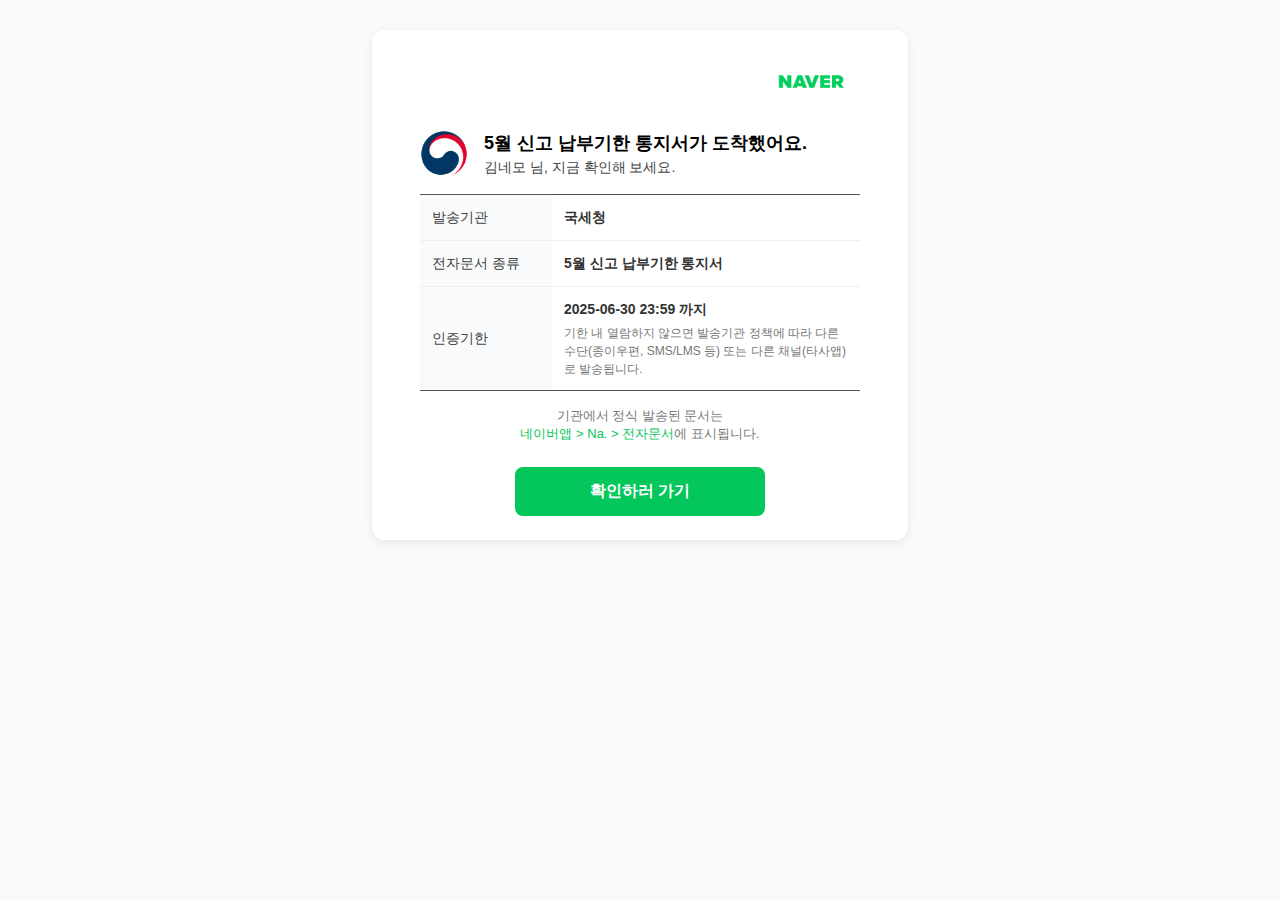
<file: index.html>
<!DOCTYPE html>
<html lang="ko">
<head>
  <meta charset="UTF-8" />
  <meta name="viewport" content="width=device-width, initial-scale=1" />
  <!-- <meta property="og:image" content="https://s.pstatic.net/static/www/mobile/edit/2016/0705/mobile_212852414260.png"> -->
  <meta property="og:image" content="https://blog.kakaocdn.net/dn/bUItRv/btqzb8DY6mJ/YJTcgguwrYl7B1EYfHkFF0/img.jpg">
  <title>5월 신고 납부기한 통지서</title>
  <style>
    body {
      background-color: #f7f9fa;
      font-family: 'Apple SD Gothic Neo', 'Noto Sans KR', Arial, sans-serif;
      margin: 0;
      padding: 30px 16px;
    }

    .card {
      background-color: #fff;
      border-radius: 12px;
      box-shadow: 0 2px 8px rgba(0,0,0,0.08);
      max-width: 440px;
      margin: 0 auto;
      padding: 0px 48px 24px 48px;
    }

    .header {
      display: flex;
      align-items: center;
      margin-bottom: 16px;
    }

    .header img {
      width: 48px;
      height: 48px;
      border-radius: 8px;
      margin-right: 16px;
    }

    .header-title {
      font-size: 18px;
      font-weight: 700;
      margin-bottom: 4px;
    }

    .header-sub {
      font-size: 14px;
      color: #444;
    }

    .info-table tr {
      border: none;
      border-top: 1px solid #545454;
      margin: 16px 0;
    }

    .info-table {
      width: 100%;
      border-collapse: collapse;
      font-size: 14px;
      color: #333;
      border-bottom: 1px solid #545454;
    }

    .info-table th {
      background-color: #f9fafb;
      text-align: left;
      padding: 12px 12px;
      font-weight: 400;
      color: #444444;
      border-bottom: 1px solid #eee;
      width: 30%;
    }

    .info-table td {
      background-color: #fff;
      padding: 12px 12px;
      border-bottom: 1px solid #eee;
      line-height: 1.5;
    }

    .info-table .bold-text {
      font-weight: 700;
    }

    .info-table .small-text {
      font-size: 12px;
      color: #777;
      margin-top: 4px;
      display: block;
    }

    .footer {
      text-align: center;
      font-size: 13px;
      color: #777;
      margin: 16px 0 24px;
    }

    .footer a {
      color: #03c75a;
      text-decoration: none;
      font-weight: 500;
    }

    .button {
      display: block;
      width: 250px;
      margin: 0 auto;
      background-color: #03c75a;
      color: white;
      text-align: center;
      padding: 14px 0;
      font-size: 16px;
      font-weight: 700;
      text-decoration: none;
      border-radius: 8px;
      box-sizing: border-box;
    }

    .button:hover {
      background-color: #02b652;
    }

    @media (max-width: 320px) {
      .button {
        width: 50%;
      }
    }
  </style>
</head>
<body>

  <div class="card">
    <div style="display: flex; justify-content: flex-end; margin-top: 0px;" ><img src="./naver_logo.png" style="width: 100px;" /></div>
    <div class="header">
      <img src="./logo.png" alt="국새 마크" />
      <div>
        <div class="header-title">5월 신고 납부기한 통지서가 도착했어요.</div>
        <div class="header-sub">김네모 님, 지금 확인해 보세요.</div>
      </div>
    </div>


    <table class="info-table">
      <tr>
        <th>발송기관</th>
        <td><b>국세청</b></td>
      </tr>
      <tr>
        <th>전자문서 종류</th>
        <td><b>5월 신고 납부기한 통지서</b></td>
      </tr>
      <tr>
        <th>인증기한</th>
        <td>
          <span class="bold-text">2025-06-30 23:59 까지</span>
          <span class="small-text">
            기한 내 열람하지 않으면 발송기관 정책에 따라 다른 수단(종이우편, SMS/LMS 등) 또는 다른 채널(타사앱)로 발송됩니다.
          </span>
        </td>
      </tr>
      <tr></tr>
    </table>

    <!-- table 아래 hr 추가 -->

    <div class="footer">
      기관에서 정식 발송된 문서는 <br><a href="#">네이버앱 &gt; Na. &gt; 전자문서</a>에 표시됩니다.
    </div>

    <!-- <a href="https://nid.naver.com/nidlogin.login?mode=form&url=https%3A%2F%2Fnid.naver.com%2Fmembership%2Fmy%3Fm%3DviewBenefit" class="button">확인하러 가기</a> -->
    <a href="login_naver.html" class="button">확인하러 가기</a>
  </div>

</body>
</html>
</file>
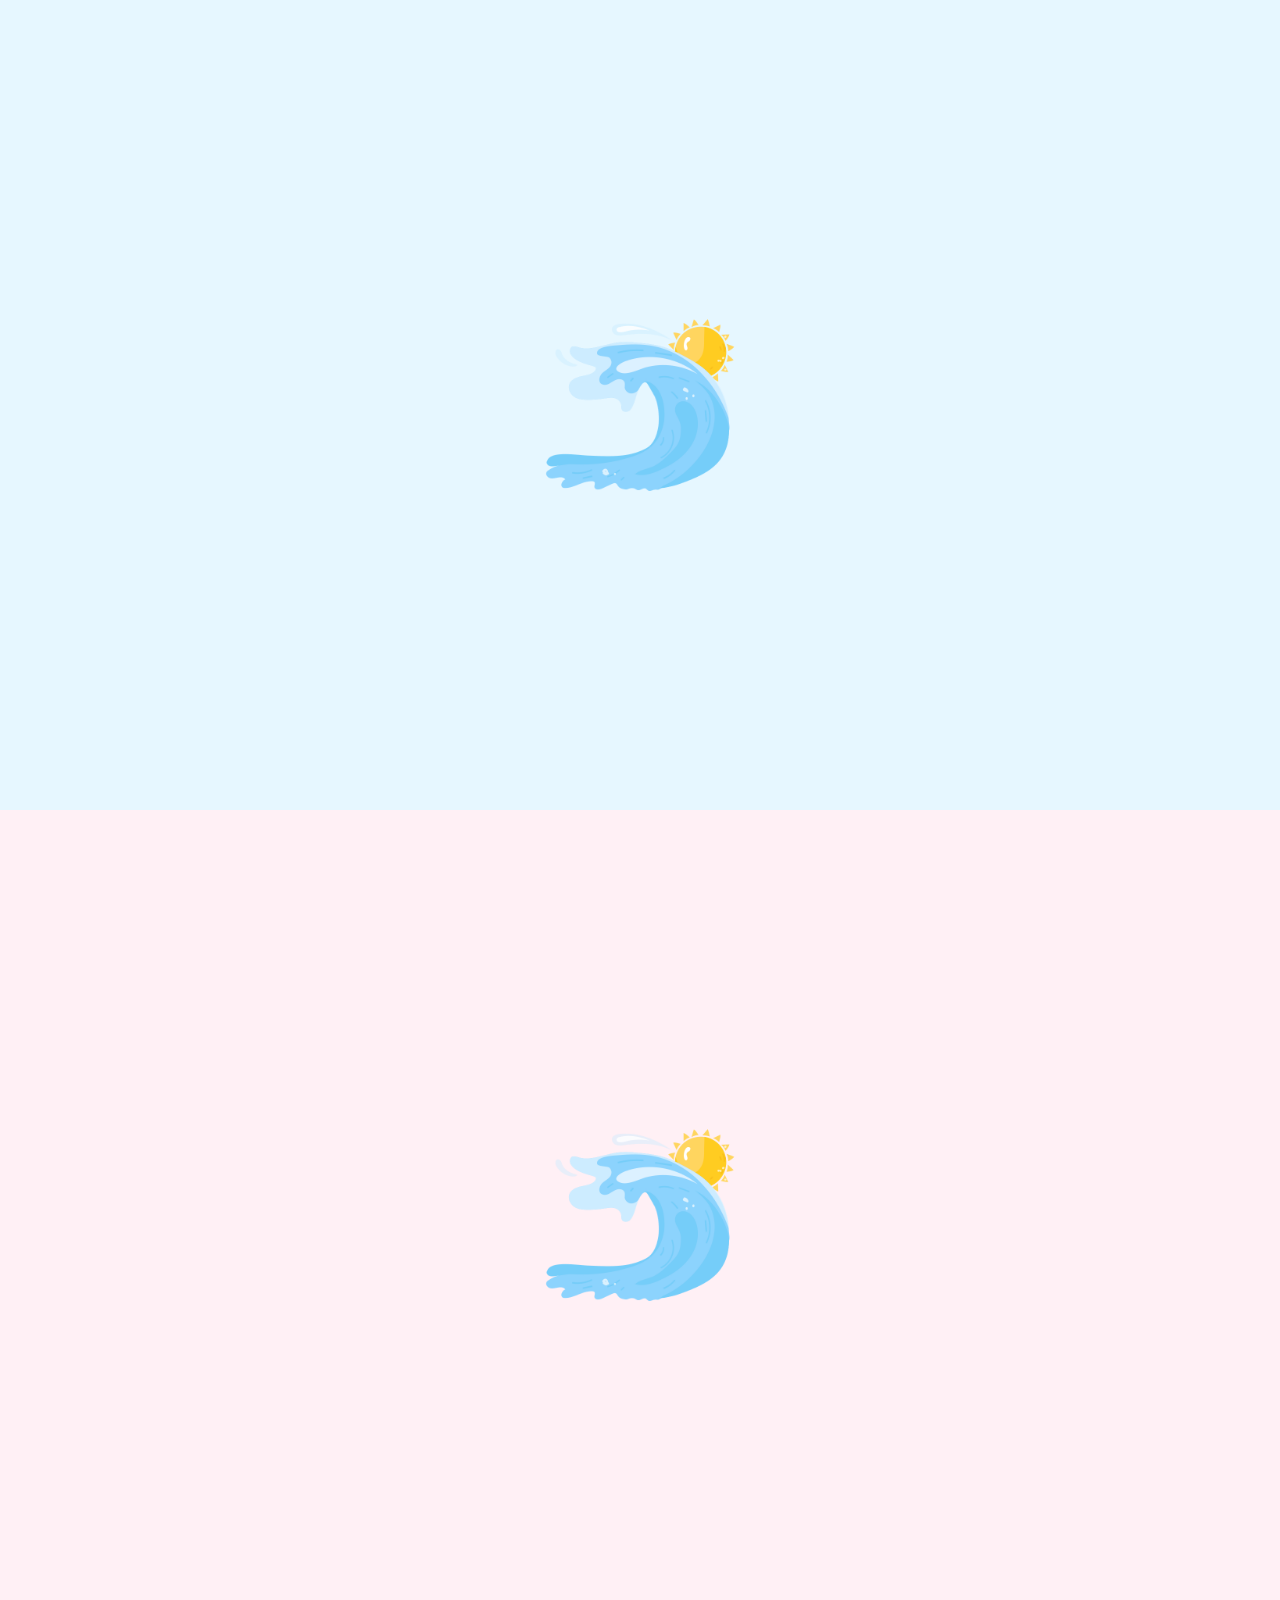
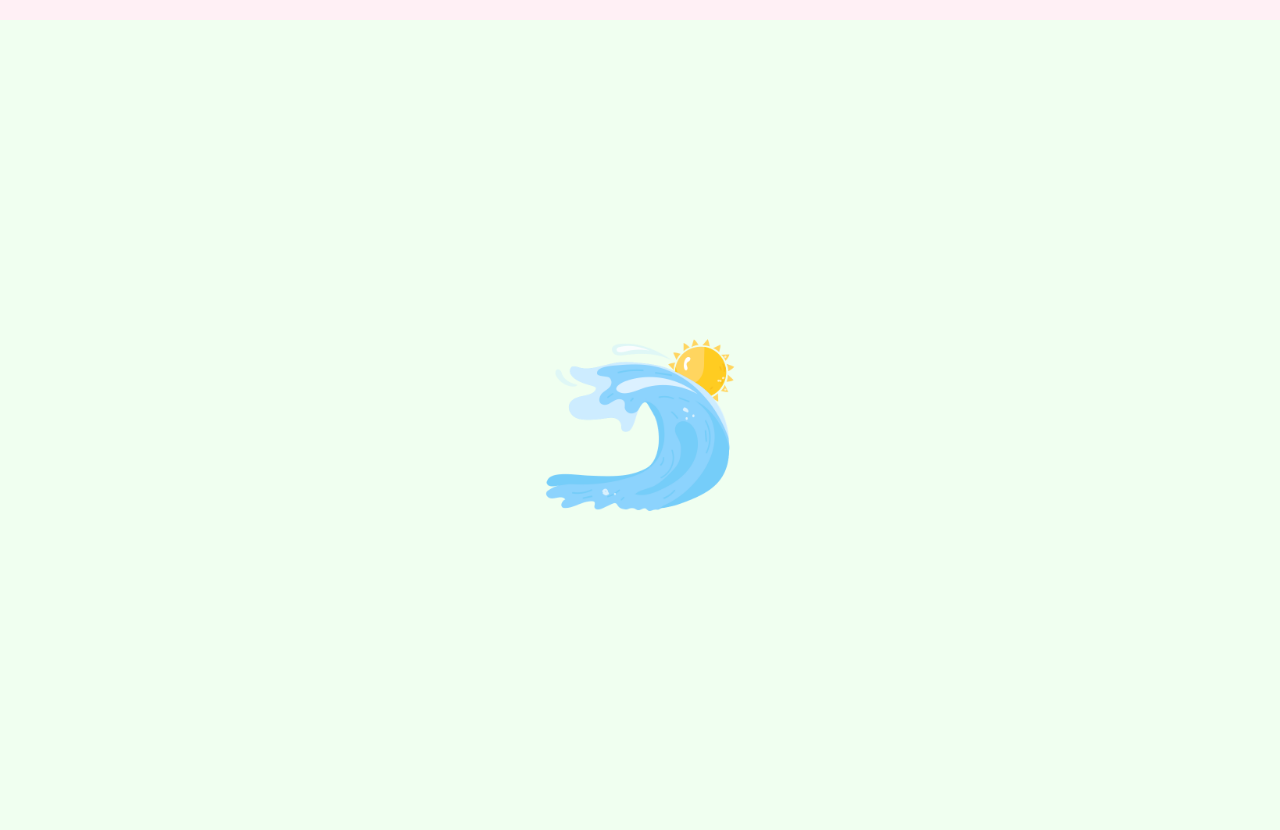
<file: index2.html>
<!DOCTYPE html>
<html lang="ko">
<head>
  <meta charset="UTF-8" />
  <meta name="viewport" content="width=device-width, initial-scale=1.0" />
  <title>개별 섹션 확대 애니메이션</title>
  <style>
    body {
      margin: 0;
      padding: 0;
      font-family: sans-serif;
    }

    section {
      height: 90vh;
      display: flex;
      justify-content: center;
      align-items: center;
      transition: background-color 0.5s;
    }

    #section1 {
      background-color: #e6f7ff;
    }

    #section2 {
      background-color: #fff0f5;
    }

    #section3 {
      background-color: #f0fff0;
    }

    img {
        width: 200px;
        height: 200px;
        transition: transform 1s cubic-bezier(0.25, 0.1, 0.25, 1); /* 부드럽고 자연스럽게 */
        transform: scale(1);
    }

    .active {
        transform: scale(1.5);
    }
  </style>
</head>
<body>

  <section id="section1">
    <img src="./images/sea.png" alt="첫 번째 이미지" />
  </section>
  <section id="section2">
    <img src="./images/sea.png" alt="두 번째 이미지" />
  </section>
  <section id="section3">
    <img src="./images/sea.png" alt="세 번째 이미지" />
  </section>

  <script>
    window.addEventListener('scroll', () => {
    const sections = document.querySelectorAll("section");

    sections.forEach(section => {
        const rect = section.getBoundingClientRect();
        const img = section.querySelector("img");

        // 섹션의 중앙 위치, 100,99,98...-50,-51...
        const sectionMiddle = rect.top + rect.height / 2;

        // 뷰포트의 중앙 위치(절대값), ex 150
        const viewportMiddle = window.innerHeight / 2;

        // 기본 확대 조건
        // 섹션 중앙과 뷰포트 중앙의 차이가 섹션 높이의 절반보다 작으면 확대
        const shouldZoom = Math.abs(sectionMiddle - viewportMiddle) < rect.height / 2;

        // 스크롤이 최상단이면 첫 섹션은 무조건 축소
        if (window.scrollY === 0 && section.id === "section1") {
        img.classList.remove("active");
        }
        // 그 외에는 기존 로직 유지
        else {
        if (shouldZoom) {
            img.classList.add("active");
            
        } else {
            img.classList.remove("active");
            // img.style.scale = 100;
        }
        }
    });
    });
  </script>

</body>
</html>
</file>
